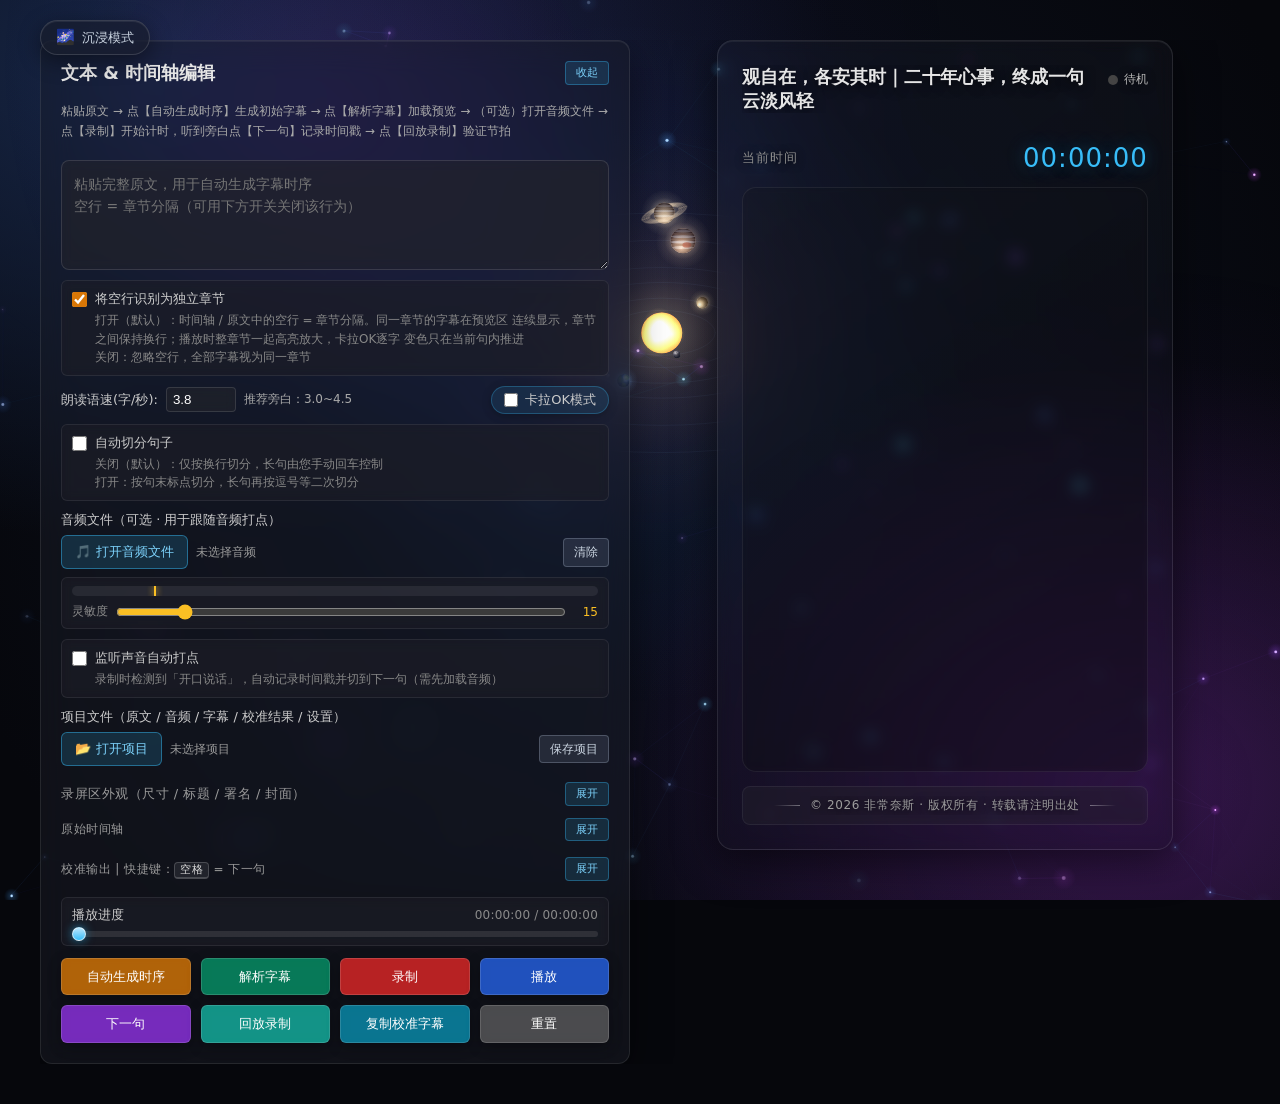
<file: teleprompter.html>
<!DOCTYPE html>
<html lang="zh-CN">
<head>
    <meta charset="UTF-8" />
    <meta name="viewport" content="width=device-width, initial-scale=1.0" />
    <title>&#x6717;&#x8BFB;/&#x7A3F;&#x4EF6; | &#x5B57;&#x5E55;&#x63D0;&#x8BCD;&#x5668;</title>

    <link rel="stylesheet" href="css/teleprompter.css?v=8I7jcFhG0t_S8DNjsU81Dej-m7_RFLYno3HiWSmY3h0" />
</head>

<body>
    <!-- 背景特效层：太阳系 + 科技感粒子 + 暗黑激光（不参与交互） -->
    <canvas id="bgCanvas" aria-hidden="true"></canvas>

    <!-- 沉浸模式开关的对齐层：与主容器左上角严格对齐 -->
    <div class="immersive-dock">
        <div class="dock-inner">
            <button type="button"
                    id="immersiveToggle"
                    aria-pressed="false"
                    aria-controls="uiShell"
                    title="隐藏界面，仅欣赏星空">
                <span class="ico" id="immersiveIcon" aria-hidden="true">🌌</span>
                <span id="immersiveText">沉浸模式</span>
            </button>
        </div>
    </div>

    <!-- UI 外壳：只用 max-height 收缩，不改动内部布局 -->
    <div class="ui-shell" id="uiShell">
        <div class="container">

            <!-- 左侧：文本 & 时间轴编辑区 -->
            <div class="panel">
                <!-- 面板头部：标题 + 第一个折叠按钮
                —— 该按钮只折叠「操作提示 + 原文输入 + 章节分割开关
                    + 朗读语速 / 卡拉OK 开关 + 自动切分句子」五项；
                    音频文件 / 项目文件 / 录屏区外观 / 时间轴等保持独立，
                    不会被一起收起。 -->
                <div class="panel-head">
                    <h2>文本 &amp; 时间轴编辑</h2>
                    <button type="button" class="fold-btn"
                            data-target="topFoldArea"
                            aria-expanded="true">
                        收起
                    </button>
                </div>

                <!-- 顶部可折叠区域：只收纳最基础的输入与开关 -->
                <div id="topFoldArea">
                    <div class="tip">
                        粘贴原文 → 点【自动生成时序】生成初始字幕 → 点【解析字幕】加载预览 →
                        （可选）打开音频文件 → 点【录制】开始计时，听到旁白点【下一句】记录时间戳 →
                        点【回放录制】验证节拍
                    </div>

                    <!-- 原文输入块（无独立折叠按钮，随顶部区域一起折叠） -->
                    <div class="field-block grow" id="rawTextBlock">
                        <label class="sr-only" for="rawText">原文输入</label>
                        <textarea id="rawText" placeholder="粘贴完整原文，用于自动生成字幕时序&#10;空行 = 章节分隔（可用下方开关关闭该行为）"></textarea>
                    </div>

                    <!-- ========== 章节分割开关（放在输入框下方，随顶部区域一起折叠） ========== -->
                    <div class="option-row">
                        <label class="checkbox-label" for="chapterSplitCheck">
                            <input type="checkbox" id="chapterSplitCheck" checked>
                            <span>
                                将空行识别为独立章节
                                <span class="opt-hint">
                                    打开（默认）：时间轴 / 原文中的空行 = 章节分隔。同一章节的字幕在预览区
                                    连续显示，章节之间保持换行；播放时整章节一起高亮放大，卡拉OK逐字
                                    变色只在当前句内推进
                                    <br>
                                    关闭：忽略空行，全部字幕视为同一章节
                                </span>
                            </span>
                        </label>
                    </div>

                    <!-- 语速行：语速输入 + 推荐提示 + 卡拉OK模式开关（右对齐） -->
                    <div class="speed-row">
                        <label for="speedInput">朗读语速(字/秒):</label>
                        <input id="speedInput" type="number" value="3.8" step="0.1" min="0.8" max="10">
                        <span style="color:#aaa;font-size:12px">推荐旁白：3.0~4.5</span>

                        <!-- 卡拉OK模式开关：开启后当前句已读的字逐个变紫色；关闭时整句一起高亮 -->
                        <label class="karaoke-toggle" id="karaokeToggleLabel"
                               title="开启后，当前句已读到的字会逐个变成紫色；关闭时保持原来的整句高亮">
                            <input type="checkbox" id="karaokeToggle">
                            <span class="kt-text">卡拉OK模式</span>
                        </label>
                    </div>

                    <div class="option-row">
                        <label class="checkbox-label" for="autoSplitCheck">
                            <input type="checkbox" id="autoSplitCheck">
                            <span>
                                自动切分句子
                                <span class="opt-hint">
                                    关闭（默认）：仅按换行切分，长句由您手动回车控制
                                    <br>
                                    打开：按句末标点切分，长句再按逗号等二次切分
                                </span>
                            </span>
                        </label>
                    </div>
                </div>

                <!-- ========== 音频文件（可选 · 用于跟随音频打点）
                     独立区块，不随任何折叠区一起收起 ========== -->
                <div class="title-row">
                    <label>音频文件（可选 · 用于跟随音频打点）</label>
                    <div class="audio-file-row">
                        <label class="file-btn" for="audioFileInput">
                            <span>🎵</span><span>打开音频文件</span>
                        </label>
                        <input type="file" id="audioFileInput" accept="audio/*" hidden>
                        <span class="audio-name" id="audioName">未选择音频</span>
                        <button type="button" class="mini-btn" id="audioClearBtn" title="清除已加载的音频">清除</button>
                    </div>

                    <!-- 音量电平表 -->
                    <div class="audio-meter">
                        <div class="meter-track">
                            <div class="meter-fill" id="meterFill"></div>
                            <div class="meter-thresh" id="meterThresh"></div>
                        </div>
                        <div class="meter-meta">
                            <label for="threshRange">灵敏度</label>
                            <input type="range" id="threshRange" min="1" max="100" value="15">
                            <span class="thresh-val" id="threshVal">15</span>
                        </div>
                    </div>
                </div>

                <!-- 监听声音自动打点（与音频文件同属"音频相关"，独立区块） -->
                <div class="option-row">
                    <label class="checkbox-label" for="soundTapCheck">
                        <input type="checkbox" id="soundTapCheck">
                        <span>
                            监听声音自动打点
                            <span class="opt-hint">
                                录制时检测到「开口说话」，自动记录时间戳并切到下一句（需先加载音频）
                            </span>
                        </span>
                    </label>
                </div>

                <!-- ========== 项目文件：把原文 / 音频 / 字幕 / 校准结果 / 设置
                     打包保存为单个 .tqproj 文件，后期一键载入还原现场（独立区块） ========== -->
                <div class="title-row">
                    <label>项目文件（原文 / 音频 / 字幕 / 校准结果 / 设置）</label>
                    <div class="audio-file-row">
                        <label class="file-btn" for="projectOpenInput">
                            <span>📂</span><span>打开项目</span>
                        </label>
                        <input type="file" id="projectOpenInput"
                               accept=".tqproj,application/octet-stream" hidden>
                        <span class="audio-name" id="projectName">未选择项目</span>
                        <button type="button" class="mini-btn" id="projectSaveBtn"
                                title="把当前全部内容打包保存为 .tqproj 文件">
                            保存项目
                        </button>
                    </div>
                </div>

                <!-- ========== 录屏区外观（独立折叠分组，默认折叠）
                     收纳：录屏窗口尺寸预设 / 录屏区标题 / 底部署名 / 封面大标题 /
                     封面副标题 / 显示封面开关 / 封面字号 ——
                     这些设置都属于"录屏区看起来是什么样"，与文本编辑逻辑无关。
                     默认折叠，一次性释放高度；
                     音频 / 项目 / 时间轴 / 进度条 / 按钮组全部不受影响。
                     需要时点右上角「展开」即可调出全部外观选项。 ========== -->
                <div class="group-head">
                    <span class="group-title">录屏区外观（尺寸 / 标题 / 署名 / 封面）</span>
                    <button type="button" class="fold-btn"
                            data-target="recordStyleFoldArea"
                            aria-expanded="false">
                        展开
                    </button>
                </div>

                <div class="fold-region collapsed" id="recordStyleFoldArea">

                    <!-- 录屏窗口尺寸预设 -->
                    <div class="size-row">
                        <label for="sizeSelect">录屏窗口尺寸预设（平台比例）</label>
                        <div class="size-select-wrap">
                            <select id="sizeSelect">
                                <option value="9:16|1080|1920">抖音/视频号竖版 9:16｜1080×1920</option>
                                <option value="4:5|1080|1350">小红书 4:5｜1080×1350</option>
                                <option value="1:1|1080|1080">正方形 1:1｜1080×1080</option>
                                <option value="16:9|1920|1080">B站/横版 16:9｜1920×1080</option>
                                <option value="2.35:1|1920|817">电影宽屏 2.35:1｜1920×817</option>
                                <option value="custom">自定义</option>
                            </select>
                            <div class="size-desc" id="sizeDesc">比例：9:16｜画布：1080 × 1920</div>
                        </div>
                    </div>

                    <!-- 录屏区标题自定义 -->
                    <div class="title-row">
                        <label for="frameTitleInput">录屏区标题（自定义）</label>
                        <input id="frameTitleInput"
                               type="text"
                               maxlength="60"
                               autocomplete="off"
                               spellcheck="false"
                               value="观自在，各安其时｜二十年心事，终成一句云淡风轻"
                               placeholder="输入录屏区顶部标题，留空则隐藏标题">
                    </div>

                    <!-- 录屏区底部署名 / 版权自定义 -->
                    <div class="title-row">
                        <label for="frameFooterInput">录屏区底部署名 / 版权（自定义）</label>
                        <input id="frameFooterInput"
                               type="text"
                               maxlength="80"
                               autocomplete="off"
                               spellcheck="false"
                               value="© 2026 非常奈斯 · 版权所有 · 转载请注明出处"
                               placeholder="输入作者 / 版权信息，留空则隐藏该栏">
                    </div>

                    <!-- 封面大标题（居中叠加在录屏区） -->
                    <div class="title-row">
                        <label for="coverTitleInput">封面大标题（居中叠加在录屏区）</label>
                        <input id="coverTitleInput"
                               type="text"
                               maxlength="40"
                               autocomplete="off"
                               spellcheck="false"
                               value=""
                               placeholder="例如：观自在，各安其时">
                    </div>

                    <!-- 封面副标题（作者 / 年代 / 出处，可留空） -->
                    <div class="title-row">
                        <label for="coverSubInput">封面副标题（作者 / 年代 / 出处，可留空）</label>
                        <input id="coverSubInput"
                               type="text"
                               maxlength="40"
                               autocomplete="off"
                               spellcheck="false"
                               value=""
                               placeholder="例如：苏轼 · 北宋 · 元丰六年">
                    </div>

                    <!-- 显示封面大标题开关 -->
                    <div class="option-row">
                        <label class="checkbox-label" for="coverToggleCheck">
                            <input type="checkbox" id="coverToggleCheck">
                            <span>
                                显示封面大标题
                                <span class="opt-hint">
                                    打开：超大标题 / 副标题居中叠加在录屏区，时间与字幕自动淡出，
                                    画面只留标题，适合拍小红书 / 抖音视频封面
                                    <br>
                                    关闭：恢复常规提词预览
                                    <br>
                                    ※ 点【录制】时会自动显示封面（方便拍开头）；
                                    点【下一句】开始打点时会自动隐藏封面，露出字幕；
                                    播放 / 录制结束后不再自动改写该开关，交回手动控制
                                </span>
                            </span>
                        </label>
                    </div>

                    <!-- 封面标题字号缩放 -->
                    <div class="size-row">
                        <label for="coverScaleRange">封面标题字号</label>
                        <div class="size-select-wrap">
                            <input type="range" id="coverScaleRange"
                                   min="60" max="180" step="5" value="100"
                                   style="flex:1 1 auto;min-width:0;accent-color:#38bdf8;cursor:pointer;">
                            <span class="size-desc" id="coverScaleVal">100%</span>
                        </div>
                    </div>

                </div>

                <!-- 原始时间轴块（默认折叠，需要时展开） -->
                <div class="field-block collapsed" id="timeRuleBlock">
                    <div class="field-head">
                        <span class="field-title">原始时间轴</span>
                        <button type="button" class="fold-btn"
                                data-target="timeRuleBlock"
                                aria-expanded="false">
                            展开
                        </button>
                    </div>
                    <label class="sr-only" for="timeRule">原始时间轴</label>
                    <textarea class="time-line-editor"
                              id="timeRule"
                              placeholder="自动生成或手动填写原始时间轴&#10;00:00:00.000|开篇第一句话&#10;00:00:05.000|接下来的内容&#10;&#10;（空行 = 章节分隔）"></textarea>
                </div>

                <!-- 校准输出块（默认折叠，需要时展开） -->
                <div class="field-block collapsed" id="exportTimeRuleBlock">
                    <div class="field-head">
                        <span class="field-title">校准输出 | 快捷键：<kbd>空格</kbd> = 下一句</span>
                        <button type="button" class="fold-btn"
                                data-target="exportTimeRuleBlock"
                                aria-expanded="false">
                            展开
                        </button>
                    </div>
                    <label class="sr-only" for="exportTimeRule">校准输出时间轴</label>
                    <textarea id="exportTimeRule"
                              readonly
                              placeholder="点击下一句校准后，更新后的时间轴会生成在这里"></textarea>
                </div>

                <!-- ========== 播放进度控制（独立区块）
                拖动滑块可跳转到任意时间点：
                · 有音频时直接写 audioEl.currentTime，声画同步
                · 无音频时改写虚拟计时基准，进度同样连续
                播放 / 回放 / 录制过程中实时跟随，
                字幕高亮、时间文字、进度条三者同步更新 ========== -->
                <div class="progress-row">
                    <div class="progress-head">
                        <label for="progressRange">播放进度</label>
                        <span class="progress-time" id="progressTime">00:00:00 / 00:00:00</span>
                    </div>
                    <input type="range" id="progressRange"
                           min="0" max="1000" step="1" value="0"
                           aria-label="播放进度，拖动可跳转">
                </div>

                <!-- 按钮组：4 列 × 2 行，等宽对齐 -->
                <div class="btn-group">
                    <!-- 第 1 行 -->
                    <button type="button" id="autoGenBtn">自动生成时序</button>
                    <button type="button" id="parseBtn">解析字幕</button>
                    <button type="button" id="recordBtn">录制</button>
                    <button type="button" id="playBtn">播放</button>

                    <!-- 第 2 行 -->
                    <button type="button" id="nextBtn">下一句</button>
                    <button type="button" id="playbackRecBtn" title="按录制后的时间轴重新播放，验证节拍是否正确">回放录制</button>
                    <button type="button" id="exportCopyBtn">复制校准字幕</button>
                    <button type="button" id="resetBtn">重置</button>
                </div>
            </div>

            <!-- 右侧：录屏 / 字幕预览区 -->
            <div class="record-col">
                <div class="record-frame" id="recordFrame">
                    <!-- 头部：标题 + 录制状态灯 -->
                    <div class="frame-header-row">
                        <div class="frame-title-wrap">
                            <h2 id="frameTitle">观自在，各安其时｜二十年心事，终成一句云淡风轻</h2>
                        </div>
                        <div class="record-status-indicator" aria-live="polite">
                            <span class="status-dot" id="statusDot" aria-hidden="true"></span>
                            <span id="statusText">待机</span>
                        </div>
                    </div>
                    <!-- 时间行：标签+时间 -->
                    <div class="time-display" id="currentTime">
                        <span class="time-label">当前时间</span>
                        <span>00:00:00</span>
                    </div>
                    <div class="subtitle-wrap" id="subtitleBox" aria-live="polite"></div>
                    <!-- 底部署名 / 版权（面向观众展示，内容可在左侧自定义） -->
                    <div class="frame-footer" id="frameFooter">
                        <span class="footer-deco" aria-hidden="true"></span>
                        <span class="footer-text" id="footerText">© 2026 非常奈斯 · 版权所有 · 转载请注明出处</span>
                        <span class="footer-deco" aria-hidden="true"></span>
                    </div>

                    <!-- 封面大标题层：铺满录屏区，内容垂直水平居中（仅封面模式显示） -->
                    <div class="cover-overlay" id="coverOverlay" aria-hidden="true">
                        <div class="cover-title" id="coverTitleDom"></div>
                        <div class="cover-sub" id="coverSubDom"></div>
                    </div>
                </div>
            </div>

        </div>
    </div>

    <!-- 脚本按顺序加载：背景特效 → 沉浸模式 → 主逻辑（均使用 defer，DOM 就绪后按序执行） -->
    <script src="js/teleprompter/background-fx.js?v=UmZnH9Baq-zy7tWyDYhi_5MFkBnbJoAtKWMCRBPPj88" defer></script>
    <script src="js/teleprompter/immersive.js?v=Jx7FWkdSLXAZBRM4T9rR9acNU6kVJU0IKUI5kn4Yfdo" defer></script>
    <script src="js/teleprompter/main.js?v=R5AXSwK6DK8bIeMtzDpVI2QZUlwFOSh2jCca8QFBPPo" defer></script>
</body>
</html>
</file>
<file: css/teleprompter.css>
﻿/* =========================================================
   字幕提词器 · 样式表
        1. 基础重置 & 全局
        2. 布局容器
        3. 通用面板 & 标题
        4. 文本输入区
        5. 提示文字 & 快捷键
        6. 按钮组 & 按钮
        7. 语速 / 选项 / 尺寸 / 封面设置
        8. 右侧录屏容器
        9. 轻提示（Toast）
       10. 降低动效偏好
       11. 屏幕阅读器专用文字
   ========================================================= */

/* 1. 基础重置 & 全局 */
*,
*::before,
*::after {
    margin: 0;
    padding: 0;
    box-sizing: border-box;
}

html {
    -webkit-text-size-adjust: 100%;
}

body {
    font-family: system-ui, -apple-system, "PingFang SC", "Microsoft YaHei", sans-serif;
    /* 深色底：叠在 canvas 特效下方，作为兜底底色 */
    background: radial-gradient(1100px 760px at 12% 8%, rgba(24, 40, 74, 0.95) 0%, rgba(24, 40, 74, 0) 62%), radial-gradient(900px 700px at 88% 88%, rgba(46, 22, 68, 0.9) 0%, rgba(46, 22, 68, 0) 62%), radial-gradient(1000px 1000px at 50% 45%, #0d1322 0%, #06070c 72%), #06070c;
    background-attachment: fixed;
    color: #fff;
    padding: 40px;
    min-height: 100vh;
    overflow-x: hidden;
}

/* 1.1 背景特效画布（太阳系 + 科技感粒子 + 激光） */
#bgCanvas {
    position: fixed;
    inset: 0;
    width: 100vw;
    height: 100vh;
    display: block;
    z-index: 0;
    pointer-events: none;
}

/* 1.2 沉浸模式：UI 外壳折叠容器
    只用 max-height + opacity + transform + blur 过渡
    不用 display:grid，避免引入新的布局上下文
    不影响 .container 内部任何原有 grid 行为 */
.ui-shell {
    overflow: hidden;
    max-height: 4000px; /* 足够容纳最大内容高度 */
    transform-origin: top center;
    transition: max-height 700ms cubic-bezier(0.22, 1, 0.36, 1), opacity 460ms ease, transform 700ms cubic-bezier(0.22, 1, 0.36, 1), filter 520ms ease;
}

    .ui-shell.is-hidden {
        max-height: 0;
        opacity: 0;
        transform: translateY(-36px) scale(0.982);
        filter: blur(7px);
        pointer-events: none;
    }

/* 1.3 沉浸模式开关的对齐层
    fixed 定位、水平居中、内层与主容器同宽（max-width:1500px）
    只是把开关摆在主容器左上角，不参与文档流 */
.immersive-dock {
    position: fixed;
    top: 0;
    left: 0;
    right: 0;
    z-index: 500;
    padding: 40px;
    display: flex;
    justify-content: center;
    pointer-events: none;
}

    .immersive-dock > .dock-inner {
        width: 100%;
        max-width: 1500px;
        display: flex;
        justify-content: flex-start;
        pointer-events: none;
    }

/* 1.4 沉浸模式切换开关 */
#immersiveToggle {
    margin-top: -20px;
    pointer-events: auto;
    display: inline-flex;
    align-items: center;
    gap: 7px;
    padding: 9px 15px;
    font-family: inherit;
    font-size: 13px;
    line-height: 1;
    color: #cbd5e1;
    white-space: nowrap;
    cursor: pointer;
    background: rgba(26, 28, 36, 0.55);
    backdrop-filter: blur(14px) saturate(140%);
    -webkit-backdrop-filter: blur(14px) saturate(140%);
    border: 1px solid rgba(255, 255, 255, 0.14);
    border-radius: 999px;
    box-shadow: 0 6px 22px rgba(0, 0, 0, 0.42), inset 0 1px 0 rgba(255, 255, 255, 0.07);
    transition: background 0.25s, border-color 0.25s, color 0.25s, transform 0.18s ease, box-shadow 0.25s;
}

    #immersiveToggle:hover {
        background: rgba(56, 189, 248, 0.2);
        border-color: rgba(56, 189, 248, 0.55);
        color: #e0f2fe;
        box-shadow: 0 8px 26px rgba(56, 189, 248, 0.22), inset 0 1px 0 rgba(255, 255, 255, 0.1);
    }

    #immersiveToggle:active {
        transform: scale(0.955);
    }

    #immersiveToggle:focus-visible {
        outline: 2px solid rgba(56, 189, 248, 0.8);
        outline-offset: 2px;
    }

    #immersiveToggle .ico {
        display: block;
        font-size: 15px;
        line-height: 1;
        transition: transform 0.35s cubic-bezier(0.22, 1, 0.36, 1);
    }

    #immersiveToggle[aria-pressed="true"] .ico {
        transform: rotate(-18deg) scale(1.06);
    }

@media (max-width: 768px) {
    .immersive-dock {
        padding: 20px;
    }

    #immersiveToggle {
        margin-top: -12px;
        padding: 8px 13px;
        font-size: 12px;
    }
}

/* 2. 布局容器 */
.container {
    position: relative;
    z-index: 1;
    max-width: 1500px;
    margin: 0 auto;
    display: grid;
    grid-template-columns: 1fr 1fr;
    gap: 20px;
    /* align-items: stretch（默认）保证两列等高 */
}

    .container > * {
        min-width: 0;
        min-height: 0;
    }

@media (max-width: 768px) {
    .container {
        grid-template-columns: 1fr;
    }
}

/* 3. 通用面板 & 标题（毛玻璃半透明） */
.panel {
    background: rgba(26, 28, 36, 0.5);
    backdrop-filter: blur(16px) saturate(140%);
    -webkit-backdrop-filter: blur(16px) saturate(140%);
    border: 1px solid rgba(255, 255, 255, 0.09);
    border-radius: 12px;
    padding: 20px;
    display: flex;
    flex-direction: column;
    min-height: 0;
    box-shadow: 0 12px 40px rgba(0, 0, 0, 0.45), inset 0 1px 0 rgba(255, 255, 255, 0.06);
}

    .panel > * {
        flex: 0 0 auto;
    }

h2 {
    margin-bottom: 16px;
    color: #e5e5e5;
    font-size: 18px;
}

/* 3.1 面板头部：标题 + 折叠按钮（同一行） */
.panel-head {
    display: flex;
    align-items: center;
    justify-content: space-between;
    gap: 10px;
    margin-bottom: 16px;
    flex: 0 0 auto;
}

    .panel-head > h2 {
        margin-bottom: 0;
    }

/* 3.2 顶部可折叠区域：只收纳「操作提示 + 原文输入 + 章节分割开关
    + 朗读语速 & 卡拉OK 开关 + 自动切分句子」五项 ——
    音频文件 / 项目文件 / 录屏区外观 / 时间轴等保持独立，
    折叠时不会被一起收起。 */
#topFoldArea {
    display: flex;
    flex-direction: column;
    flex: 1 1 auto;
    min-height: 0;
}

    #topFoldArea.collapsed {
        display: none;
    }

/* 3.3 通用折叠区域
   用于把「录屏区外观」这类成组设置收纳起来，一键释放空间。
   只靠 display:none 收起 —— 不引入新的布局上下文，
   展开状态与普通区块完全一致，不会影响内部任何原有布局。 */
.fold-region.collapsed {
    display: none;
}

/* 3.4 折叠区域的标题行
   与 .field-head 视觉一致，但作为「分组标题」使用，
   因此顶部间距更大一些，用来和上一组设置拉开呼吸感。
   该标题行本身不参与折叠 —— 按钮必须始终可见，
   用户才能随时把收纳起来的设置重新展开。 */
.group-head {
    display: flex;
    align-items: center;
    justify-content: space-between;
    gap: 8px;
    margin-top: 16px;
    margin-bottom: 2px;
}

.group-title {
    font-size: 13px;
    color: #9a9a9a;
    letter-spacing: 0.5px;
}

/* 4. 文本输入区 */
textarea {
    font-family: inherit;
}

#rawText,
.time-line-editor,
#exportTimeRule {
    width: 100%;
    padding: 12px;
    background: rgba(38, 40, 48, 0.42);
    backdrop-filter: blur(6px);
    -webkit-backdrop-filter: blur(6px);
    color: #fff;
    border: 1px solid rgba(255, 255, 255, 0.12);
    border-radius: 8px;
    font-size: 14px;
    line-height: 1.6;
    transition: border-color 0.15s, background 0.15s;
    /* 三个输入框都隐藏滚动条 —— 保留滚动能力，仅去掉视觉滚动条。
        与右侧字幕区保持一致的"纯净滚动"体验。
        Firefox / IE / Edge 用 scrollbar-width / -ms-overflow-style，
        WebKit 用 ::-webkit-scrollbar 隐藏。 */
    -ms-overflow-style: none;
    scrollbar-width: none;
}

    #rawText:focus,
    .time-line-editor:focus,
    #exportTimeRule:focus {
        outline: none;
        border-color: rgba(56, 189, 248, 0.6);
        background: rgba(38, 44, 60, 0.55);
    }

    /* WebKit / Blink：隐藏滚动条 */
    #rawText::-webkit-scrollbar,
    .time-line-editor::-webkit-scrollbar,
    #exportTimeRule::-webkit-scrollbar {
        display: none;
    }

.time-line-editor {
    min-height: 110px;
    resize: vertical;
}

#exportTimeRule {
    min-height: 110px;
    background: rgba(18, 44, 34, 0.42);
    color: #86efac;
    border-color: rgba(52, 211, 153, 0.32);
    resize: vertical;
}

/* 4.1 可折叠字段块 */
.field-block {
    display: flex;
    flex-direction: column;
    min-height: 0;
    margin-top: 10px;
}

    /* 原文输入块：吸收面板多余高度 */
    .field-block.grow {
        flex: 1 1 auto;
        min-height: 0;
    }

        .field-block.collapsed,
        .field-block.grow.collapsed {
            flex: 0 0 auto;
            min-height: 0;
        }

            .field-block.collapsed > textarea {
                display: none;
            }

        .field-block.grow > #rawText {
            flex: 1 1 auto;
            min-height: 110px;
            resize: vertical;
        }

/* 字段块头部：标题 + 折叠按钮 */
.field-head {
    display: flex;
    align-items: center;
    justify-content: space-between;
    gap: 8px;
    margin-bottom: 6px;
}

.field-title {
    font-size: 12px;
    color: #9a9a9a;
    letter-spacing: 0.5px;
}

/* 折叠 / 展开按钮 */
.fold-btn {
    flex: 0 0 auto;
    padding: 2px 10px;
    background: rgba(56, 189, 248, 0.14);
    border: 1px solid rgba(56, 189, 248, 0.35);
    border-radius: 4px;
    color: #7dd3fc;
    font-size: 11px;
    line-height: 1.6;
    cursor: pointer;
    transition: background 0.15s, border-color 0.15s, color 0.15s;
}

    .fold-btn:hover {
        background: rgba(56, 189, 248, 0.24);
        border-color: rgba(56, 189, 248, 0.6);
        color: #bae6fd;
    }

/* 5. 提示文字 & 快捷键 */
.tip {
    font-size: 12px;
    color: #aaa;
    margin: 0 0 8px;
    line-height: 1.7;
    flex: 0 0 auto;
}

kbd {
    background: rgba(45, 47, 55, 0.6);
    border: 1px solid rgba(255, 255, 255, 0.18);
    border-bottom-width: 2px;
    border-radius: 4px;
    padding: 1px 5px;
    font-size: 11px;
    color: #ddd;
}

/* 6. 按钮组 & 按钮（半透明） */
.btn-group {
    margin-top: 12px;
    display: grid;
    grid-template-columns: repeat(4, 1fr);
    gap: 10px;
}

    .btn-group button {
        width: 100%;
        padding: 9px 4px;
        border: 1px solid rgba(255, 255, 255, 0.14);
        border-radius: 6px;
        cursor: pointer;
        font-size: 13px;
        line-height: 1.35;
        color: #fff;
        white-space: normal;
        word-break: keep-all;
        backdrop-filter: blur(6px);
        -webkit-backdrop-filter: blur(6px);
        box-shadow: 0 4px 14px rgba(0, 0, 0, 0.32);
        transition: filter 0.15s, opacity 0.15s, transform 0.1s;
    }

        .btn-group button:hover:not(:disabled) {
            filter: brightness(1.18);
        }

        .btn-group button:active:not(:disabled) {
            transform: translateY(1px);
        }

        .btn-group button:disabled {
            opacity: 0.45;
            cursor: not-allowed;
        }

/* 小屏降为 2 列 × 4 行，保证每格仍够宽 */
@media (max-width: 768px) {
    .btn-group {
        grid-template-columns: repeat(2, 1fr);
    }
}

#playBtn {
    background: rgba(37, 99, 235, 0.78);
}

#resetBtn {
    background: rgba(102, 102, 102, 0.68);
}

#parseBtn {
    background: rgba(5, 150, 105, 0.78);
}

#nextBtn {
    background: rgba(147, 51, 234, 0.78);
}

#autoGenBtn {
    background: rgba(217, 119, 6, 0.8);
}

#exportCopyBtn {
    background: rgba(8, 145, 178, 0.78);
}

#recordBtn {
    background: rgba(220, 38, 38, 0.82);
}

#playbackRecBtn {
    background: rgba(20, 184, 166, 0.78);
}

/* 7. 语速 & 选项 & 尺寸选择 */
.speed-row {
    margin-top: 10px;
    display: flex;
    align-items: center;
    gap: 8px;
    flex-wrap: wrap;
}

    .speed-row label {
        font-size: 13px;
        color: #ccc;
    }

    .speed-row input {
        width: 70px;
        padding: 4px 6px;
        background: rgba(38, 40, 48, 0.45);
        backdrop-filter: blur(6px);
        -webkit-backdrop-filter: blur(6px);
        color: #fff;
        border: 1px solid rgba(255, 255, 255, 0.12);
        border-radius: 4px;
    }

/* 7.0 卡拉OK模式开关（跟在语速输入框后面，同一行右对齐） */
.karaoke-toggle {
    display: inline-flex;
    align-items: center;
    gap: 7px;
    margin-left: auto;
    padding: 6px 12px;
    font-family: inherit;
    font-size: 12px;
    line-height: 1;
    color: #94a3b8;
    white-space: nowrap;
    cursor: pointer;
    user-select: none;
    background: rgba(56, 189, 248, 0.10);
    border: 1px solid rgba(56, 189, 248, 0.28);
    border-radius: 999px;
    box-shadow: 0 2px 10px rgba(0, 0, 0, 0.25);
    transition: background 0.2s, border-color 0.2s, color 0.2s, box-shadow 0.2s;
}

    .karaoke-toggle:hover {
        background: rgba(196, 181, 253, 0.18);
        border-color: rgba(196, 181, 253, 0.5);
        color: #ddd6fe;
    }

    .karaoke-toggle input[type="checkbox"] {
        width: 14px;
        height: 14px;
        margin: 0;
        accent-color: #c4b5fd; /* 雾紫-300 */
        cursor: pointer;
        flex: 0 0 auto;
    }

    /* 打开状态：整颗胶囊变紫 */
    .karaoke-toggle.on {
        background: rgba(196, 181, 253, 0.16);
        border-color: rgba(196, 181, 253, 0.65);
        color: #ddd6fe;
        box-shadow: 0 0 14px rgba(167, 139, 250, 0.25), inset 0 1px 0 rgba(255, 255, 255, 0.08);
    }

    .karaoke-toggle .kt-text {
        display: block;
    }

.option-row {
    margin-top: 10px;
    padding: 8px 10px;
    background: rgba(30, 32, 40, 0.4);
    backdrop-filter: blur(6px);
    -webkit-backdrop-filter: blur(6px);
    border: 1px solid rgba(255, 255, 255, 0.08);
    border-radius: 6px;
}

.checkbox-label {
    display: flex;
    align-items: flex-start;
    gap: 8px;
    cursor: pointer;
    font-size: 13px;
    color: #ccc;
    line-height: 1.55;
}

    .checkbox-label input[type="checkbox"] {
        margin-top: 3px;
        width: 15px;
        height: 15px;
        accent-color: #d97706;
        cursor: pointer;
        flex: 0 0 auto;
    }

    .checkbox-label .opt-hint {
        display: block;
        color: #888;
        font-size: 12px;
        margin-top: 2px;
    }

.size-row {
    margin-top: 10px;
}

    .size-row > label {
        font-size: 13px;
        color: #ccc;
        display: block;
        margin-bottom: 6px;
    }

.size-select-wrap {
    display: flex;
    gap: 8px;
    align-items: center;
    flex-wrap: wrap;
}

#sizeSelect {
    padding: 6px 8px;
    background: rgba(38, 40, 48, 0.5);
    backdrop-filter: blur(6px);
    -webkit-backdrop-filter: blur(6px);
    color: #fff;
    border: 1px solid rgba(255, 255, 255, 0.12);
    border-radius: 4px;
}

.size-desc {
    color: #86efac;
    font-size: 13px;
}

/* 7.1 录屏区标题 / 底部署名 / 封面输入自定义 */
.title-row {
    margin-top: 10px;
}

    .title-row > label {
        font-size: 13px;
        color: #ccc;
        display: block;
        margin-bottom: 6px;
    }

#frameTitleInput,
#frameFooterInput,
#coverTitleInput,
#coverSubInput {
    width: 100%;
    padding: 7px 9px;
    background: rgba(38, 40, 48, 0.45);
    backdrop-filter: blur(6px);
    -webkit-backdrop-filter: blur(6px);
    color: #fff;
    border: 1px solid rgba(255, 255, 255, 0.12);
    border-radius: 4px;
    font-size: 13px;
    font-family: inherit;
    line-height: 1.5;
    transition: border-color 0.15s;
}

    #frameTitleInput:focus,
    #frameFooterInput:focus,
    #coverTitleInput:focus,
    #coverSubInput:focus {
        outline: none;
        border-color: rgba(8, 145, 178, 0.75);
    }

/* 7.2 音频文件行 */
.audio-file-row {
    display: flex;
    align-items: center;
    gap: 8px;
    flex-wrap: nowrap;
}

.file-btn {
    flex: 0 0 auto;
    display: inline-flex;
    align-items: center;
    gap: 5px;
    padding: 7px 13px;
    background: rgba(56, 189, 248, 0.16);
    border: 1px solid rgba(56, 189, 248, 0.45);
    border-radius: 6px;
    color: #7dd3fc;
    font-size: 13px;
    line-height: 1.4;
    cursor: pointer;
    white-space: nowrap;
    transition: background 0.15s, border-color 0.15s, color 0.15s;
}

    .file-btn:hover {
        background: rgba(56, 189, 248, 0.28);
        border-color: rgba(56, 189, 248, 0.75);
        color: #e0f2fe;
    }

.audio-name {
    flex: 1 1 auto;
    min-width: 0;
    font-size: 12px;
    color: #9a9a9a;
    overflow: hidden;
    text-overflow: ellipsis;
    white-space: nowrap;
    font-variant-numeric: tabular-nums;
}

.mini-btn {
    flex: 0 0 auto;
    padding: 5px 10px;
    font-size: 12px;
    line-height: 1.4;
    background: rgba(148, 163, 184, 0.16);
    border: 1px solid rgba(148, 163, 184, 0.35);
    border-radius: 4px;
    color: #cbd5e1;
    cursor: pointer;
    transition: background 0.15s, border-color 0.15s;
}

    .mini-btn:hover {
        background: rgba(148, 163, 184, 0.3);
        border-color: rgba(148, 163, 184, 0.6);
    }

/* 7.3 音量电平表 */
.audio-meter {
    margin-top: 8px;
    padding: 8px 10px;
    background: rgba(30, 32, 40, 0.4);
    backdrop-filter: blur(6px);
    -webkit-backdrop-filter: blur(6px);
    border: 1px solid rgba(255, 255, 255, 0.08);
    border-radius: 6px;
}

.meter-track {
    position: relative;
    height: 10px;
    background: rgba(255, 255, 255, 0.07);
    border-radius: 5px;
    overflow: hidden;
}

.meter-fill {
    position: absolute;
    left: 0;
    top: 0;
    bottom: 0;
    width: 0%;
    border-radius: 5px;
    background: linear-gradient(90deg, #22d3ee, #38bdf8 55%, #a78bfa);
    will-change: width;
}

.meter-thresh {
    position: absolute;
    top: -2px;
    bottom: -2px;
    left: 24%;
    width: 2px;
    background: #fbbf24;
    box-shadow: 0 0 6px rgba(251, 191, 36, 0.9);
    border-radius: 1px;
}

.meter-meta {
    display: flex;
    align-items: center;
    gap: 8px;
    margin-top: 7px;
    font-size: 12px;
    color: #8b8b8b;
}

    .meter-meta input[type="range"] {
        flex: 1 1 auto;
        min-width: 0;
        accent-color: #fbbf24;
        cursor: pointer;
    }

.thresh-val {
    flex: 0 0 auto;
    color: #fbbf24;
    font-variant-numeric: tabular-nums;
    min-width: 24px;
    text-align: right;
}

/* 7.4 播放进度控制（拖动滑块跳转到任意时间点）
    —— 与「音量电平表」保持同一套毛玻璃卡片风格
    —— 轨道填充由 JS 动态写入 background 渐变实现，
        不依赖任何第三方 UI 库 */
.progress-row {
    margin-top: 10px;
    padding: 8px 10px;
    background: rgba(30, 32, 40, 0.4);
    backdrop-filter: blur(6px);
    -webkit-backdrop-filter: blur(6px);
    border: 1px solid rgba(255, 255, 255, 0.08);
    border-radius: 6px;
}

.progress-head {
    display: flex;
    align-items: center;
    justify-content: space-between;
    gap: 8px;
    margin-bottom: 7px;
}

    .progress-head > label {
        font-size: 13px;
        color: #ccc;
    }

.progress-time {
    font-size: 12px;
    color: #8b8b8b;
    font-variant-numeric: tabular-nums;
    white-space: nowrap;
    letter-spacing: 0.2px;
}

#progressRange {
    display: block;
    width: 100%;
    height: 6px;
    border-radius: 3px;
    cursor: pointer;
    /* 默认纯色轨道；播放 / 拖动时由 JS 覆写为「已播 + 未播」双色渐变 */
    background: rgba(255, 255, 255, 0.10);
    -webkit-appearance: none;
    appearance: none;
    /* 隐藏原生焦点圈，改用下方 focus-visible 描边 */
    outline: none;
    transition: box-shadow 0.2s;
}

    #progressRange:focus-visible {
        box-shadow: 0 0 0 2px rgba(56, 189, 248, 0.6);
    }

    /* WebKit / Blink：轨道透明，露出 input 自身的渐变背景 */
    #progressRange::-webkit-slider-runnable-track {
        height: 6px;
        border-radius: 3px;
        background: transparent;
    }

    #progressRange::-webkit-slider-thumb {
        -webkit-appearance: none;
        appearance: none;
        width: 14px;
        height: 14px;
        margin-top: -4px;
        border-radius: 50%;
        background: linear-gradient(180deg, #bae6fd, #38bdf8);
        border: 1px solid rgba(255, 255, 255, 0.6);
        box-shadow: 0 0 10px rgba(56, 189, 248, 0.65), 0 2px 6px rgba(0, 0, 0, 0.45);
        transition: transform 0.15s ease;
    }

        #progressRange::-webkit-slider-thumb:hover {
            transform: scale(1.15);
        }

    #progressRange:active::-webkit-slider-thumb {
        transform: scale(1.22);
    }

    /* Firefox：轨道透明，缩略图同款 */
    #progressRange::-moz-range-track {
        height: 6px;
        border-radius: 3px;
        background: transparent;
    }

    #progressRange::-moz-range-thumb {
        width: 14px;
        height: 14px;
        border-radius: 50%;
        background: linear-gradient(180deg, #bae6fd, #38bdf8);
        border: 1px solid rgba(255, 255, 255, 0.6);
        box-shadow: 0 0 10px rgba(56, 189, 248, 0.65), 0 2px 6px rgba(0, 0, 0, 0.45);
    }

/* 8. 右侧录屏容器【状态灯与标题垂直居中】 */
.record-col {
    display: flex;
    flex-direction: column;
    align-items: center;
    justify-content: flex-start;
}

/* 录屏外框：低透明度 + 低模糊，让背景粒子透得更明显 */
.record-frame {
    position: relative; /* 封面大标题层的定位基准 */
    display: flex;
    flex-direction: column;
    width: 100%;
    aspect-ratio: 9 / 16;
    max-width: calc(90vh * 0.5625);
    background: linear-gradient(145deg, rgba(38, 40, 48, 0.24), rgba(14, 15, 20, 0.36));
    backdrop-filter: blur(7px) saturate(125%);
    -webkit-backdrop-filter: blur(7px) saturate(125%);
    border-radius: 16px;
    padding: 24px;
    overflow: hidden;
    border: 1px solid rgba(255, 255, 255, 0.1);
    box-shadow: 0 10px 40px rgba(0, 0, 0, 0.55), inset 0 1px 0 rgba(255, 255, 255, 0.06);
}

    .record-frame h2 {
        flex: 0 0 auto;
        /* 标题过长时最多显示 2 行，避免挤压下方字幕区 */
        display: -webkit-box;
        -webkit-box-orient: vertical;
        -webkit-line-clamp: 2;
        line-clamp: 2;
        overflow: hidden;
        word-break: break-word;
        /* 透明背景上保证标题清晰 */
        text-shadow: 0 2px 12px rgba(0, 0, 0, 0.75);
    }

/* 顶部状态栏行：标题 + 状态指示灯，垂直居中对齐 */
.frame-header-row {
    display: flex;
    justify-content: space-between;
    align-items: flex-start;
    gap: 12px;
    flex: 0 0 auto;
    margin-bottom: 14px;
}

.frame-title-wrap {
    flex: 1;
}

.record-status-indicator {
    display: flex;
    align-items: center;
    gap: 6px;
    font-size: 12px;
    color: #bbb;
    white-space: nowrap;
    margin-top: 6px;
    text-shadow: 0 1px 8px rgba(0, 0, 0, 0.8);
}

.status-dot {
    width: 10px;
    height: 10px;
    border-radius: 50%;
    background: #444;
    transition: background 0.25s;
}

    .status-dot.recording {
        background: #ef4444;
        box-shadow: 0 0 8px #ef4444;
        animation: blink 1s infinite;
    }

    .status-dot.playing {
        background: #3b82f6;
        box-shadow: 0 0 6px #3b82f6;
    }

    .status-dot.idle {
        background: #444;
    }

@keyframes blink {
    0%, 100% {
        opacity: 1;
    }

    50% {
        opacity: 0.25;
    }
}

.time-display {
    margin-bottom: 14px;
    font-size: 26px;
    color: #38bdf8;
    flex: 0 0 auto;
    font-variant-numeric: tabular-nums;
    font-weight: 500;
    letter-spacing: 1px;
    display: flex;
    justify-content: space-between;
    align-items: center;
    text-shadow: 0 0 18px rgba(56, 189, 248, 0.45), 0 2px 10px rgba(0, 0, 0, 0.9);
}

.time-label {
    font-size: 13px;
    color: #8b8b8b;
    font-weight: normal;
    text-shadow: 0 1px 8px rgba(0, 0, 0, 0.85);
}

/* 回放模式标识 */
.time-display.replay-mode {
    color: #14b8a6;
    text-shadow: 0 0 18px rgba(20, 184, 166, 0.45), 0 2px 10px rgba(0, 0, 0, 0.9);
}

/* 字幕区：几乎全透，只留极淡黑纱与轻微模糊 */
.subtitle-wrap {
    position: relative;
    flex: 1 1 auto;
    min-height: 0;
    overflow-y: auto;
    -ms-overflow-style: none;
    scrollbar-width: none;
    padding: 24px 20px;
    background: rgba(0, 0, 0, 0.11);
    backdrop-filter: blur(3px);
    -webkit-backdrop-filter: blur(3px);
    border-radius: 14px;
    border: 1px solid rgba(255, 255, 255, 0.07);
}

    .subtitle-wrap::-webkit-scrollbar {
        display: none;
    }

/* 8.0 字幕条目：inline 排布 —— 同一章节内的句子像一整段连续文本，
    没有换行、没有额外间距，只在容器宽度处自然折行。
    注意：这里的"放大"效果已下移到"字符级"（见 .ch），
    因此本层本身不参与任何缩放、不做 font-size 变化，
    折行、位移完全稳定。 */
.subtitle-item {
    display: inline;
    padding: 0;
    font-size: 20px;
    line-height: 1.7;
    color: #8d8d8d;
    text-shadow: 0 2px 10px rgba(0, 0, 0, 0.9), 0 0 26px rgba(0, 0, 0, 0.75);
    transition: color 0.25s, text-shadow 0.25s, font-weight 0.18s ease-out;
    word-break: break-word;
}

    /* 8.0.1 章节高亮：当某章节被激活时，该章节内的所有句子一起变白、
        加粗、发光 —— 形成"整段一起亮起"的效果，
        字体放大交给下方 .ch 的字符级 transform（不参与布局），
        因此不会引起字幕区重新折行、位移。
        这是"章节一起高亮"的核心样式，用于【播放模式】。 */
    .subtitle-item.chapter-active {
        color: #fff;
        font-weight: 700;
        text-shadow: 0 0 22px rgba(255, 255, 255, 0.4), 0 2px 12px rgba(0, 0, 0, 1), 0 0 40px rgba(0, 0, 0, 0.85);
    }

    /* 8.0.2 单字包裹层：
        · 必须用 inline-block（而不是 inline），因为 inline 元素
            不支持 transform；改成 inline-block 后，字符仍然像
            inline 一样在同一行自然流动，保留"整句连续文本"的观感。
        · transform 不参与布局计算，所以缩放不会引起重排、
            不会让相邻文字换行、位移 —— 这是本方案最关键的地方。
        · transform-origin 使用默认中心（50% 50%），与旧版
            transform: scale(1.02) 的整句居中放大视觉一致。 */
    .subtitle-item .ch {
        display: inline-block;
        white-space: pre; /* 保留空格字符本身 */
        color: inherit;
        transform-origin: 50% 50%;
        transition: color 0.22s ease-out, text-shadow 0.3s ease-out, transform 0.25s ease;
    }

    /* 8.0.3 卡拉OK逐字变色：只在"当前正在朗读的那一句"（.current）上生效。
        整章节虽然一起高亮，但逐字推进只走当前句 —— 已读过的字变紫色发光，
        未读的字保持整句高亮的白色，与整章节高亮自然融合。 */
    .subtitle-item.current .ch.lit {
        color: #c4b5fd; /* 雾紫-300 */
        text-shadow: 0 0 10px rgba(196, 181, 253, 0.5), 0 0 24px rgba(167, 139, 250, 0.22), 0 2px 10px rgba(0, 0, 0, 0.9);
    }

    /* 8.0.4 卡拉OK模式下，同一章节中「已经读过的整句」保持紫色。
        不能依赖 .chapter-active ——
        【录制模式】下 setActive 会清空所有 .chapter-active
        （只保留当前句的 .current），若把 .read-past 的样式挂在
        .chapter-active 之下，录制时已读句子就永远不会变紫。

        必须和 .current 一样带上 transform: scale(1.02) ——
        否则从「当前句」切换为「已读句」时，transform 会从 1.02
        启动过渡回 1.0，字符会先缩小一段再稳定，视觉上就是
        「字先变小一下」的闪烁。让两者尺寸一致，过渡就不会被触发，
        从白转紫的过程干净无抖动。 */
    .subtitle-item.read-past {
        color: #c4b5fd;
        font-weight: 700;
        text-shadow: 0 0 12px rgba(196, 181, 253, 0.42), 0 0 28px rgba(167, 139, 250, 0.22), 0 2px 12px rgba(0, 0, 0, 1);
    }

        .subtitle-item.read-past .ch {
            color: #c4b5fd;
            /* 与 .current .ch 保持同一放大比例：
                从当前句变为已读句时 transform 值不变，过渡不会被触发，
                不会出现「先缩小再恢复」的抖动 */
            transform: scale(1.02);
        }

    /* 8.0.5 当前焦点句（.current）：
        用于【录制模式】—— 此时不整章节高亮，只让当前句以
        白色 + 发光 单独亮起，形成"逐句推进"的效果。
        字体放大同样由下方 .ch 的字符级 transform 承担。 */
    .subtitle-item.current {
        color: #fff;
        font-weight: 700;
        text-shadow: 0 0 22px rgba(255, 255, 255, 0.4), 0 2px 12px rgba(0, 0, 0, 1), 0 0 40px rgba(0, 0, 0, 0.85);
    }

        /* 8.0.6 字符级轻微放大：
            当所属句子处于"章节高亮"或"当前焦点"状态时，
            让该句里的每个字符以自身中心轻微放大 2% ——
            视觉上等价于原版 transform: scale(1.02) 的整句放大，
            但因为 transform 不参与布局计算，字幕折行、位移完全不变。

            注意：这里用后代选择器 .subtitle-item.xxx .ch，
            意味着放大只对处于激活状态的句子生效；
            非激活状态的字符保持原始尺寸，与原本的灰色小字观感一致。 */
        .subtitle-item.chapter-active .ch,
        .subtitle-item.current .ch {
            transform: scale(1.02);
        }

/* 8.1 章节容器：块级元素 —— 每个章节从新的一行开始，
    章节内部句子 inline 排布、彼此首尾相接，章节之间换行。
    无边框、无内边距、无章节标签，只靠块级换行 + 明显的顶部间距，
    表达"这是一段新内容"的段落感。 */
.subtitle-chapter {
    padding: 0;
    margin: 0;
    line-height: 1.7;
}

    /* 章节之间：保持换行样式（新章节另起一行），
        并留出较大的间距，让分段感清晰、呼吸感更强 */
    .subtitle-chapter + .subtitle-chapter {
        margin-top: 1.6em;
    }

/* 8.2 底部署名 / 版权栏（面向观众展示，可按需自定义或留空隐藏） */
.frame-footer {
    margin-top: 14px;
    flex: 0 0 auto;
    display: flex;
    align-items: center;
    justify-content: center;
    gap: 10px;
    padding: 9px 12px;
    background: rgba(255, 255, 255, 0.03);
    backdrop-filter: blur(3px);
    -webkit-backdrop-filter: blur(3px);
    border-radius: 8px;
    border: 1px solid rgba(255, 255, 255, 0.06);
    text-shadow: 0 1px 8px rgba(0, 0, 0, 0.85);
}

/* 署名两侧的装饰细线 */
.footer-deco {
    flex: 0 0 auto;
    width: 26px;
    height: 1px;
    background: linear-gradient(90deg, rgba(255, 255, 255, 0), rgba(255, 255, 255, 0.38));
}

    .footer-deco:last-child {
        transform: scaleX(-1);
    }

/* 署名 / 版权文字 */
.footer-text {
    min-width: 0;
    font-size: 12px;
    line-height: 1.55;
    letter-spacing: 0.6px;
    color: #9d9d9d;
    text-align: center;
    word-break: break-word;
    display: -webkit-box;
    -webkit-box-orient: vertical;
    -webkit-line-clamp: 2;
    line-clamp: 2;
    overflow: hidden;
}

/* 8.3 封面大标题层
   —— 绝对定位铺满整个录屏区，内容垂直水平居中
   —— 只在需要拍封面时显示，打开后时间 / 字幕自动淡出，
      让超大标题成为画面唯一焦点
   —— 字号由 JS 按录屏区宽度实时计算，写入 --cover-title-size，
      保证 9:16 / 4:5 / 1:1 / 16:9 各比例下"超大"程度一致 */
.cover-overlay {
    position: absolute;
    inset: 0;
    z-index: 30;
    display: flex;
    flex-direction: column;
    align-items: center;
    justify-content: center;
    gap: calc(var(--cover-title-size, 54px) * 0.24);
    padding: 34px 26px;
    text-align: center;
    pointer-events: none;
    opacity: 0;
    transform: scale(0.965);
    transition: opacity 0.42s ease, transform 0.58s cubic-bezier(0.22, 1, 0.36, 1);
    /* 极淡的径向暗角：让超大文字从背景粒子中浮出来，又不挡住星空 */
    background: radial-gradient(72% 54% at 50% 50%, rgba(4, 6, 12, 0.62) 0%, rgba(4, 6, 12, 0.34) 46%, rgba(4, 6, 12, 0) 80%);
}

    .cover-overlay.show {
        opacity: 1;
        transform: scale(1);
    }

/* 主标题：超大、白色、带冷调辉光 */
.cover-title {
    max-width: 100%;
    font-size: var(--cover-title-size, 54px);
    font-weight: 800;
    line-height: 1.3;
    letter-spacing: 0.05em;
    color: #fff;
    word-break: break-word;
    text-shadow: 0 0 34px rgba(125, 211, 252, 0.42), 0 4px 26px rgba(0, 0, 0, 0.95), 0 0 70px rgba(0, 0, 0, 0.8);
}

/* 副标题：作者 / 年代 / 出处，字号随主标题等比缩放 */
.cover-sub {
    max-width: 100%;
    font-size: calc(var(--cover-title-size, 54px) * 0.3);
    font-weight: 500;
    line-height: 1.5;
    letter-spacing: 0.26em;
    text-indent: 0.26em; /* 抵消字间距造成的整体右偏 */
    color: #a5d8ff;
    word-break: break-word;
    text-shadow: 0 2px 16px rgba(0, 0, 0, 0.95);
}

/* 封面开启时：头部 / 时间 / 字幕自动淡出，保证封面干净 */
.record-frame .frame-header-row,
.record-frame .time-display,
.record-frame .subtitle-wrap {
    transition: opacity 0.42s ease;
}

.record-frame.cover-on .frame-header-row,
.record-frame.cover-on .time-display {
    opacity: 0.08;
}

.record-frame.cover-on .subtitle-wrap {
    opacity: 0.07;
}

/* 9. 轻提示（Toast） */
#toast {
    position: fixed;
    left: 50%;
    bottom: 32px;
    transform: translate(-50%, 12px);
    background: rgba(24, 26, 32, 0.86);
    backdrop-filter: blur(10px);
    -webkit-backdrop-filter: blur(10px);
    border: 1px solid rgba(255, 255, 255, 0.14);
    color: #e5e5e5;
    padding: 10px 18px;
    border-radius: 8px;
    font-size: 14px;
    opacity: 0;
    pointer-events: none;
    transition: opacity 0.2s, transform 0.2s;
    z-index: 999;
    max-width: 80vw;
    text-align: center;
}

    #toast.show {
        opacity: 1;
        transform: translate(-50%, 0);
    }

/* 10. 降低动效偏好 */
@media (prefers-reduced-motion: reduce) {
    .status-dot.recording {
        animation: none;
    }
}

/* 11. 屏幕阅读器专用文字（不影响视觉） */
.sr-only {
    position: absolute;
    width: 1px;
    height: 1px;
    padding: 0;
    margin: -1px;
    overflow: hidden;
    clip: rect(0, 0, 0, 0);
    white-space: nowrap;
    border: 0;
}
</file>
